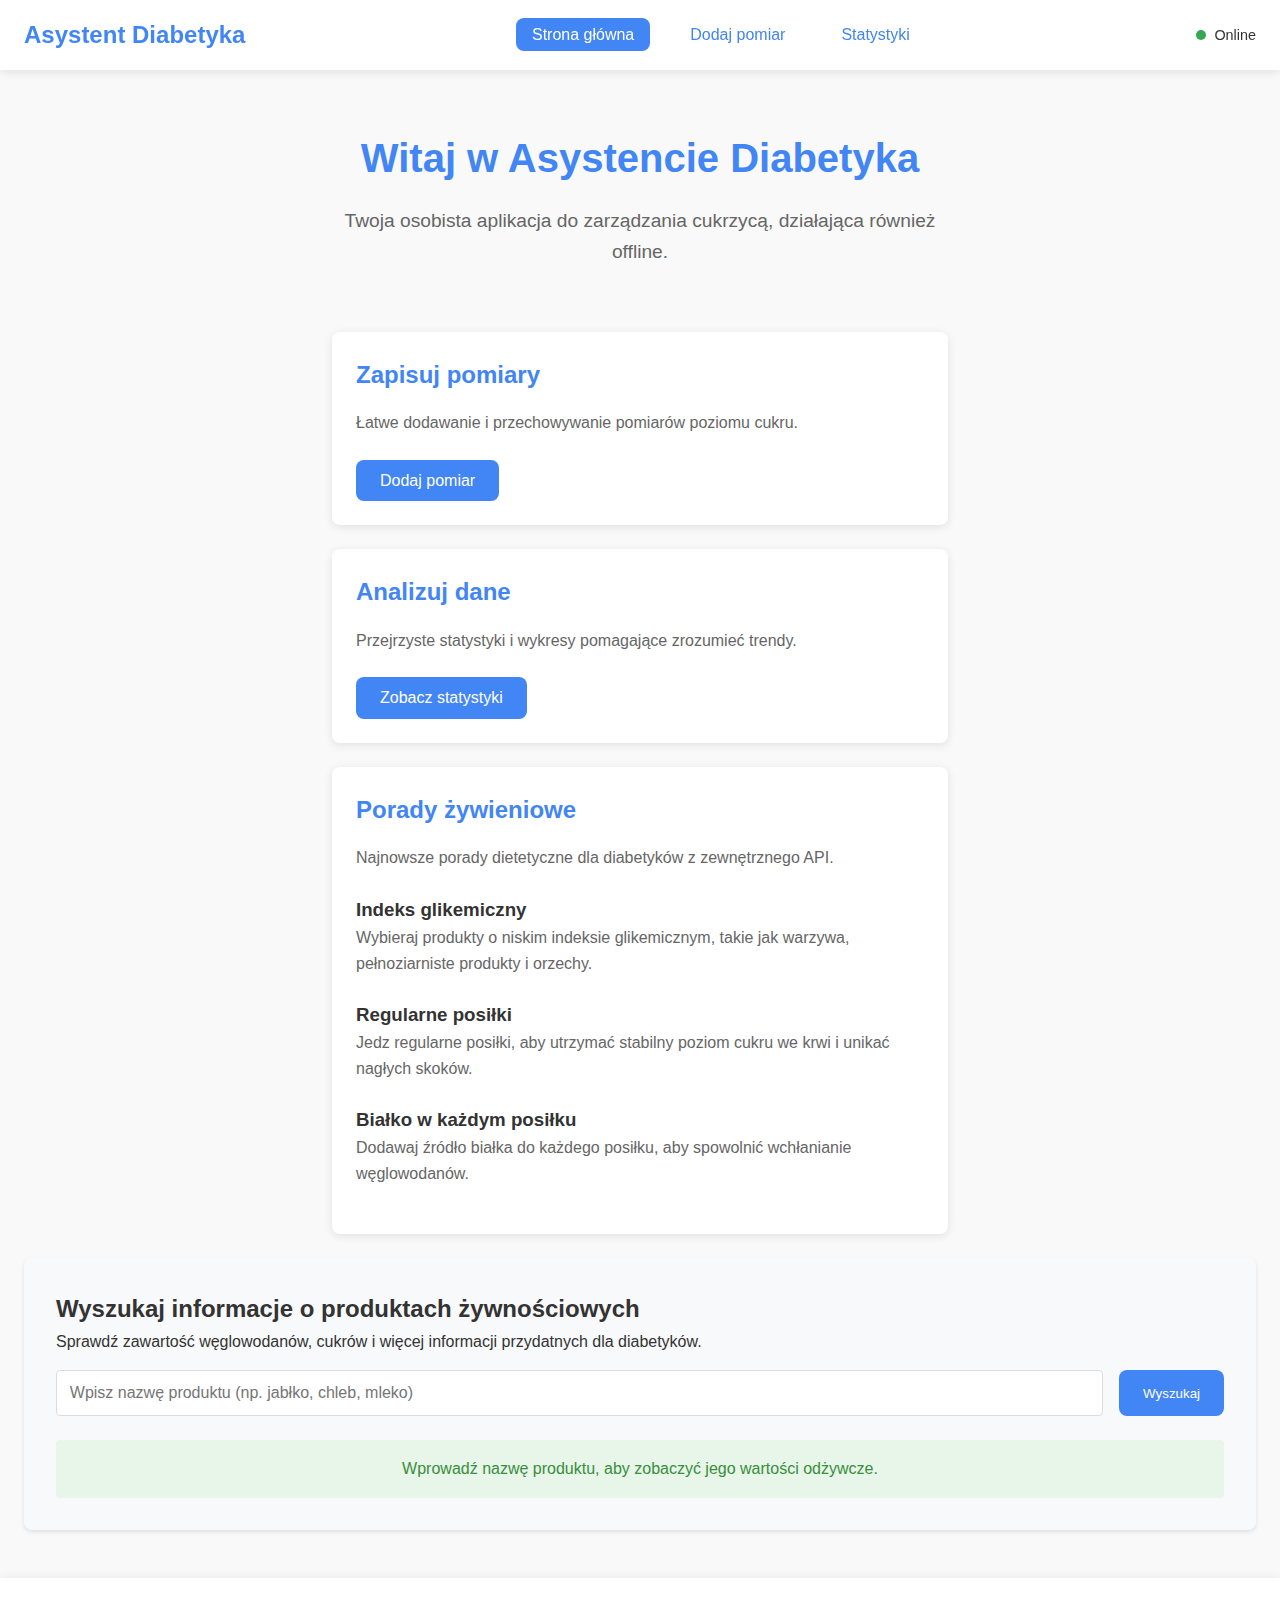
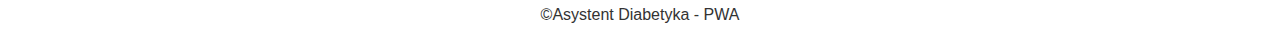
<file: index.html>
<!DOCTYPE html>
<html lang="pl">
<head>
    <meta charset="UTF-8">
    <meta name="viewport" content="width=device-width, initial-scale=1.0">
    <meta name="theme-color" content="#4285f4">
    <meta name="description" content="Asystent Diabetyka - Aplikacja PWA do zarządzania cukrzycą">
    <title>Asystent Diabetyka</title>
    <link rel="stylesheet" href="css/style.css">
    <link rel="manifest" href="manifest.json">
    <link rel="icon" href="images/favicon.ico">
    <link rel="apple-touch-icon" href="images/icons/icon-192x192.png">
</head>
<body>
    <header>
        <nav>
            <div class="logo">Asystent Diabetyka</div>
            <ul class="nav-links">
                <li><a href="index.html" class="active">Strona główna</a></li>
                <li><a href="pomiary.html">Dodaj pomiar</a></li>
                <li><a href="statystyki.html">Statystyki</a></li>
            </ul>
            <div class="connection-status">
                <span id="status-indicator"></span>
                <span id="status-text">Online</span>
            </div>
        </nav>
    </header>

    <main>
        <section class="hero">
            <h1>Witaj w Asystencie Diabetyka</h1>
            <p>Twoja osobista aplikacja do zarządzania cukrzycą, działająca również offline.</p>
        </section>

        <section class="features">
            <div class="feature-card">
                <h2>Zapisuj pomiary</h2>
                <p>Łatwe dodawanie i przechowywanie pomiarów poziomu cukru.</p>
                <a href="pomiary.html" class="btn">Dodaj pomiar</a>
            </div>
            <div class="feature-card">
                <h2>Analizuj dane</h2>
                <p>Przejrzyste statystyki i wykresy pomagające zrozumieć trendy.</p>
                <a href="statystyki.html" class="btn">Zobacz statystyki</a>
            </div>
            <div class="feature-card">
                <h2>Porady żywieniowe</h2>
                <p>Najnowsze porady dietetyczne dla diabetyków z zewnętrznego API.</p>
                <div id="nutrition-tips">
                    <p class="loading">Ładowanie porad...</p>
                </div>
            </div>
        </section>

        <section class="nutrition-search-section">
            <h2>Wyszukaj informacje o produktach żywnościowych</h2>
            <p>Sprawdź zawartość węglowodanów, cukrów i więcej informacji przydatnych dla diabetyków.</p>
            
            <div id="nutrition-search">
                <form>
                    <input type="text" placeholder="Wpisz nazwę produktu (np. jabłko, chleb, mleko)" required>
                    <button type="submit" class="btn">Wyszukaj</button>
                </form>
            </div>
            
            <div id="nutrition-results">
                <p class="info">Wprowadź nazwę produktu, aby zobaczyć jego wartości odżywcze.</p>
            </div>
        </section>
    </main>

    <footer>
        <p>&copy;Asystent Diabetyka - PWA</p>
    </footer>

    <div class="install-prompt" id="install-prompt">
        <p>Zainstaluj aplikację na swoim urządzeniu</p>
        <button id="install-btn" class="btn">Instaluj</button>
        <button id="close-prompt" class="btn-secondary">Nie teraz</button>
    </div>

    <script src="js/app.js"></script>
    <script src="js/db.js"></script>
    <script src="js/api.js"></script>
    <script>
        // Rejestracja Service Workera
        if ('serviceWorker' in navigator) {
            window.addEventListener('load', () => {
                navigator.serviceWorker.register('/sw.js')
                    .then(reg => console.log('Service Worker zarejestrowany', reg))
                    .catch(err => console.error('Błąd rejestracji Service Workera:', err));
            });
        }
    </script>
</body>
</html>
</file>
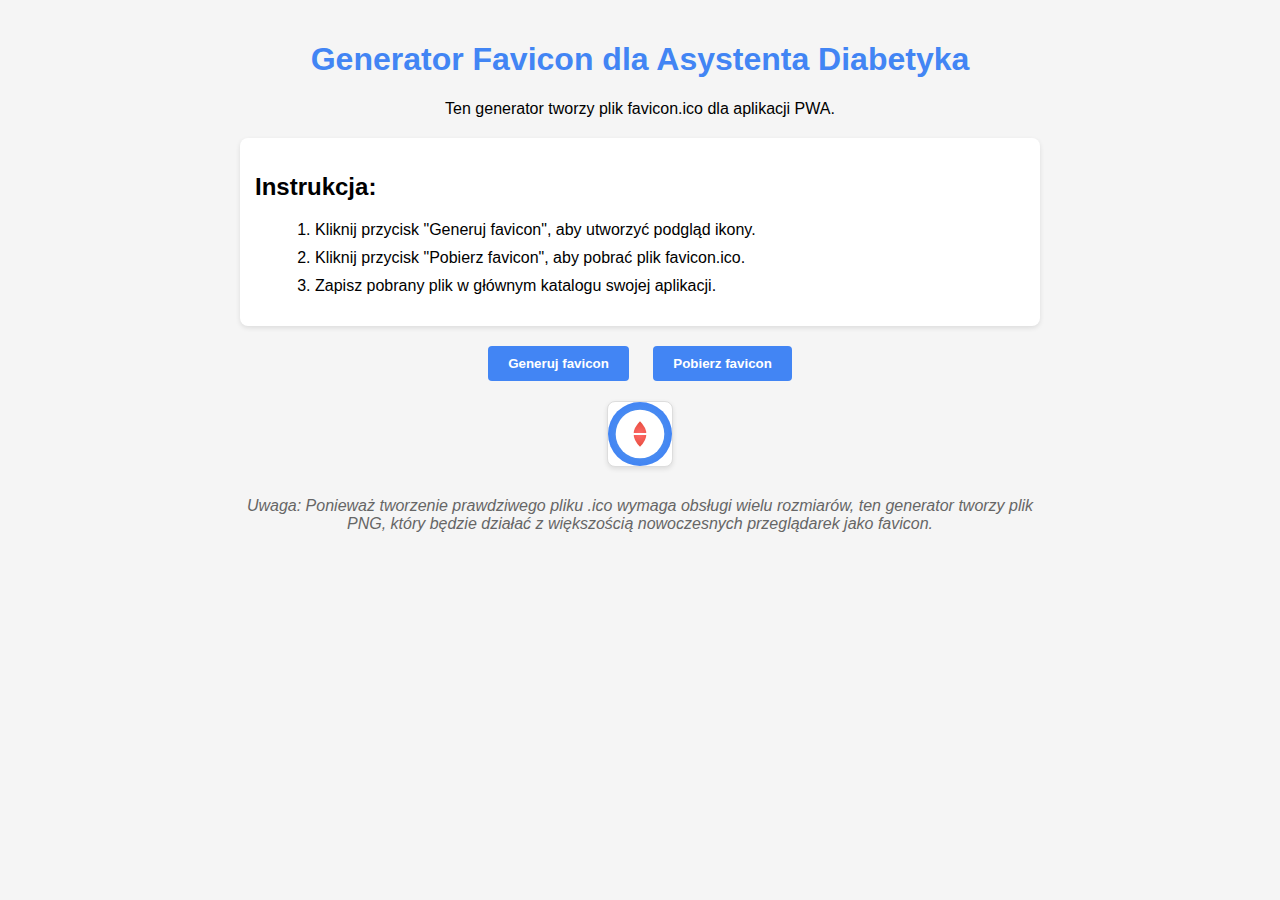
<file: favicon-generator.html>
<!DOCTYPE html>
<html lang="pl">
<head>
    <meta charset="UTF-8">
    <meta name="viewport" content="width=device-width, initial-scale=1.0">
    <title>Generator Favicon dla Asystenta Diabetyka</title>
    <style>
        body {
            font-family: Arial, sans-serif;
            max-width: 800px;
            margin: 0 auto;
            padding: 20px;
            text-align: center;
            background-color: #f5f5f5;
        }
        
        h1 {
            color: #4285f4;
        }
        
        .canvas-container {
            display: flex;
            justify-content: center;
            margin: 20px 0;
        }
        
        canvas {
            border: 1px solid #ddd;
            margin-bottom: 10px;
            background-color: white;
            box-shadow: 0 2px 5px rgba(0,0,0,0.1);
            border-radius: 8px;
        }
        
        .buttons {
            margin: 20px 0;
        }
        
        button {
            padding: 10px 20px;
            margin: 0 10px;
            background-color: #4285f4;
            color: white;
            border: none;
            border-radius: 4px;
            cursor: pointer;
            font-weight: bold;
            transition: background-color 0.3s;
        }
        
        button:hover {
            background-color: #3367d6;
        }
        
        .instructions {
            background-color: #fff;
            padding: 15px;
            border-radius: 8px;
            margin: 20px 0;
            text-align: left;
            box-shadow: 0 2px 5px rgba(0,0,0,0.1);
        }
        
        .instructions ol {
            margin-left: 20px;
        }
        
        .instructions li {
            margin-bottom: 10px;
        }
        
        .note {
            font-style: italic;
            margin-top: 20px;
            color: #666;
        }
    </style>
</head>
<body>
    <h1>Generator Favicon dla Asystenta Diabetyka</h1>
    <p>Ten generator tworzy plik favicon.ico dla aplikacji PWA.</p>
    
    <div class="instructions">
        <h2>Instrukcja:</h2>
        <ol>
            <li>Kliknij przycisk "Generuj favicon", aby utworzyć podgląd ikony.</li>
            <li>Kliknij przycisk "Pobierz favicon", aby pobrać plik favicon.ico.</li>
            <li>Zapisz pobrany plik w głównym katalogu swojej aplikacji.</li>
        </ol>
    </div>
    
    <div class="buttons">
        <button id="generate-btn">Generuj favicon</button>
        <button id="download-btn">Pobierz favicon</button>
    </div>
    
    <div class="canvas-container">
        <canvas id="favicon-canvas" width="64" height="64"></canvas>
    </div>
    
    <p class="note">Uwaga: Ponieważ tworzenie prawdziwego pliku .ico wymaga obsługi wielu rozmiarów, ten generator tworzy plik PNG, który będzie działać z większością nowoczesnych przeglądarek jako favicon.</p>
    
    <script>
        const canvas = document.getElementById('favicon-canvas');
        const generateBtn = document.getElementById('generate-btn');
        const downloadBtn = document.getElementById('download-btn');
        
        // Funkcja rysująca favicon
        function drawFavicon() {
            const ctx = canvas.getContext('2d');
            const size = canvas.width;
            
            // Wyczyść canvas
            ctx.clearRect(0, 0, size, size);
            
            // Tło - gradientowe koło
            const gradient = ctx.createRadialGradient(
                size/2, size/2, 0,
                size/2, size/2, size/2
            );
            gradient.addColorStop(0, '#5c9ce6');
            gradient.addColorStop(1, '#4285f4');
            
            ctx.fillStyle = gradient;
            ctx.beginPath();
            ctx.arc(size/2, size/2, size/2, 0, Math.PI * 2);
            ctx.fill();
            
            // Biały okrąg wewnętrzny
            ctx.fillStyle = 'white';
            ctx.beginPath();
            ctx.arc(size/2, size/2, size * 0.38, 0, Math.PI * 2);
            ctx.fill();
            
            // Symbol glukometru (kształt kropli)
            const dropGradient = ctx.createRadialGradient(
                size/2, size * 0.5, 0,
                size/2, size * 0.5, size * 0.2
            );
            dropGradient.addColorStop(0, '#ff6b6b');
            dropGradient.addColorStop(1, '#e74c3c');
            
            ctx.fillStyle = dropGradient;
            ctx.beginPath();
            ctx.moveTo(size/2, size * 0.3);
            ctx.quadraticCurveTo(size * 0.7, size * 0.5, size/2, size * 0.7);
            ctx.quadraticCurveTo(size * 0.3, size * 0.5, size/2, size * 0.3);
            ctx.fill();
            
            // Kreska na glukometrze
            const lineWidth = Math.max(2, size * 0.02);
            ctx.strokeStyle = 'white';
            ctx.lineWidth = lineWidth;
            ctx.lineCap = 'round';
            ctx.beginPath();
            ctx.moveTo(size/2 - size * 0.1, size * 0.5);
            ctx.lineTo(size/2 + size * 0.1, size * 0.5);
            ctx.stroke();
        }
        
        // Funkcja do pobierania favicon
        function downloadFavicon() {
            const link = document.createElement('a');
            link.download = 'favicon.ico';
            link.href = canvas.toDataURL('image/png');
            link.click();
        }
        
        // Obsługa przycisku generowania
        generateBtn.addEventListener('click', drawFavicon);
        
        // Obsługa przycisku pobierania
        downloadBtn.addEventListener('click', downloadFavicon);
        
        // Automatycznie generuj favicon po załadowaniu strony
        window.addEventListener('load', drawFavicon);
    </script>
</body>
</html>
</file>
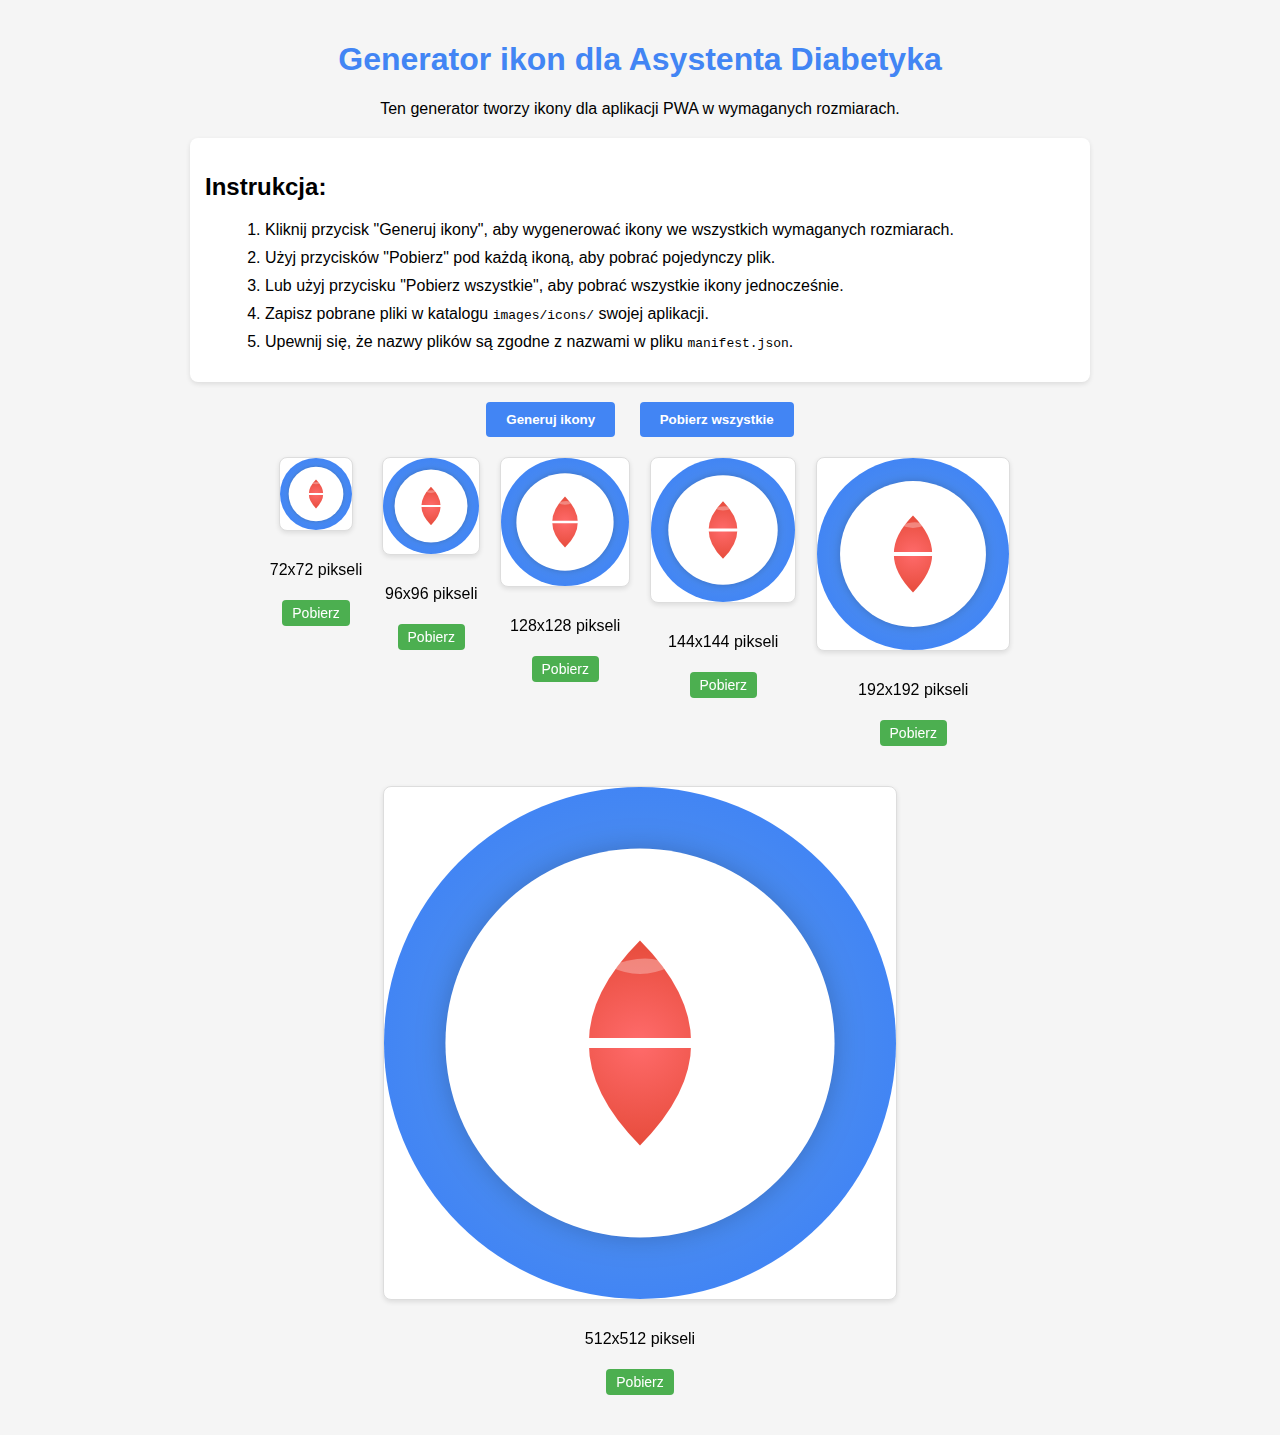
<file: icon-generator.html>
<!DOCTYPE html>
<html lang="pl">
<head>
    <meta charset="UTF-8">
    <meta name="viewport" content="width=device-width, initial-scale=1.0">
    <title>Generator ikon dla Asystenta Diabetyka</title>
    <style>
        body {
            font-family: Arial, sans-serif;
            max-width: 900px;
            margin: 0 auto;
            padding: 20px;
            text-align: center;
            background-color: #f5f5f5;
        }
        
        h1 {
            color: #4285f4;
        }
        
        .canvas-container {
            display: flex;
            flex-wrap: wrap;
            justify-content: center;
            gap: 20px;
            margin-top: 20px;
        }
        
        canvas {
            border: 1px solid #ddd;
            margin-bottom: 10px;
            background-color: white;
            box-shadow: 0 2px 5px rgba(0,0,0,0.1);
            border-radius: 8px;
        }
        
        .icon-item {
            text-align: center;
            margin-bottom: 20px;
        }
        
        .buttons {
            margin: 20px 0;
        }
        
        button {
            padding: 10px 20px;
            margin: 0 10px;
            background-color: #4285f4;
            color: white;
            border: none;
            border-radius: 4px;
            cursor: pointer;
            font-weight: bold;
            transition: background-color 0.3s;
        }
        
        button:hover {
            background-color: #3367d6;
        }
        
        .download-link {
            display: inline-block;
            margin-top: 5px;
            padding: 5px 10px;
            background-color: #4caf50;
            color: white;
            text-decoration: none;
            border-radius: 4px;
            font-size: 14px;
        }
        
        .instructions {
            background-color: #fff;
            padding: 15px;
            border-radius: 8px;
            margin: 20px 0;
            text-align: left;
            box-shadow: 0 2px 5px rgba(0,0,0,0.1);
        }
        
        .instructions ol {
            margin-left: 20px;
        }
        
        .instructions li {
            margin-bottom: 10px;
        }
    </style>
</head>
<body>
    <h1>Generator ikon dla Asystenta Diabetyka</h1>
    <p>Ten generator tworzy ikony dla aplikacji PWA w wymaganych rozmiarach.</p>
    
    <div class="instructions">
        <h2>Instrukcja:</h2>
        <ol>
            <li>Kliknij przycisk "Generuj ikony", aby wygenerować ikony we wszystkich wymaganych rozmiarach.</li>
            <li>Użyj przycisków "Pobierz" pod każdą ikoną, aby pobrać pojedynczy plik.</li>
            <li>Lub użyj przycisku "Pobierz wszystkie", aby pobrać wszystkie ikony jednocześnie.</li>
            <li>Zapisz pobrane pliki w katalogu <code>images/icons/</code> swojej aplikacji.</li>
            <li>Upewnij się, że nazwy plików są zgodne z nazwami w pliku <code>manifest.json</code>.</li>
        </ol>
    </div>
    
    <div class="buttons">
        <button id="generate-btn">Generuj ikony</button>
        <button id="download-btn">Pobierz wszystkie</button>
    </div>
    
    <div class="canvas-container" id="canvas-container"></div>
    
    <script>
        // Rozmiary ikon wymagane przez manifest PWA
        const sizes = [72, 96, 128, 144, 192, 512];
        const canvasContainer = document.getElementById('canvas-container');
        const generateBtn = document.getElementById('generate-btn');
        const downloadBtn = document.getElementById('download-btn');
        
        // Funkcja do tworzenia płótna (canvas) o określonym rozmiarze
        function createCanvas(size) {
            const div = document.createElement('div');
            div.className = 'icon-item';
            
            const canvas = document.createElement('canvas');
            canvas.width = size;
            canvas.height = size;
            canvas.id = `canvas-${size}`;
            
            const label = document.createElement('p');
            label.textContent = `${size}x${size} pikseli`;
            
            const downloadLink = document.createElement('a');
            downloadLink.className = 'download-link';
            downloadLink.textContent = 'Pobierz';
            downloadLink.href = '#';
            downloadLink.onclick = (e) => {
                e.preventDefault();
                downloadIcon(canvas, size);
            };
            
            div.appendChild(canvas);
            div.appendChild(label);
            div.appendChild(downloadLink);
            canvasContainer.appendChild(div);
            
            return canvas;
        }
        
        // Funkcja rysująca ikonę na płótnie
        function drawIcon(canvas) {
            const ctx = canvas.getContext('2d');
            const size = canvas.width;
            
            // Wyczyść canvas
            ctx.clearRect(0, 0, size, size);
            
            // Tło - gradientowe koło
            const gradient = ctx.createRadialGradient(
                size/2, size/2, 0,
                size/2, size/2, size/2
            );
            gradient.addColorStop(0, '#5c9ce6');
            gradient.addColorStop(1, '#4285f4');
            
            ctx.fillStyle = gradient;
            ctx.beginPath();
            ctx.arc(size/2, size/2, size/2, 0, Math.PI * 2);
            ctx.fill();
            
            // Biały okrąg wewnętrzny z lekkim cieniem
            ctx.shadowColor = 'rgba(0, 0, 0, 0.2)';
            ctx.shadowBlur = size * 0.05;
            ctx.fillStyle = 'white';
            ctx.beginPath();
            ctx.arc(size/2, size/2, size * 0.38, 0, Math.PI * 2);
            ctx.fill();
            ctx.shadowBlur = 0;
            
            // Symbol glukometru (kształt kropli)
            const dropGradient = ctx.createRadialGradient(
                size/2, size * 0.5, 0,
                size/2, size * 0.5, size * 0.2
            );
            dropGradient.addColorStop(0, '#ff6b6b');
            dropGradient.addColorStop(1, '#e74c3c');
            
            ctx.fillStyle = dropGradient;
            ctx.beginPath();
            ctx.moveTo(size/2, size * 0.3);
            ctx.quadraticCurveTo(size * 0.7, size * 0.5, size/2, size * 0.7);
            ctx.quadraticCurveTo(size * 0.3, size * 0.5, size/2, size * 0.3);
            ctx.fill();
            
            // Dodaj lekki efekt błysku/połysku
            ctx.fillStyle = 'rgba(255, 255, 255, 0.3)';
            ctx.beginPath();
            ctx.moveTo(size/2 - size * 0.06, size * 0.35);
            ctx.quadraticCurveTo(size/2, size * 0.38, size/2 + size * 0.06, size * 0.35);
            ctx.quadraticCurveTo(size/2 + size * 0.02, size * 0.32, size/2 - size * 0.06, size * 0.35);
            ctx.fill();
            
            // Kreska na glukometrze
            const lineWidth = Math.max(2, size * 0.02);
            ctx.strokeStyle = 'white';
            ctx.lineWidth = lineWidth;
            ctx.lineCap = 'round';
            ctx.beginPath();
            ctx.moveTo(size/2 - size * 0.1, size * 0.5);
            ctx.lineTo(size/2 + size * 0.1, size * 0.5);
            ctx.stroke();
        }
        
        // Funkcja do pobierania ikony
        function downloadIcon(canvas, size) {
            const link = document.createElement('a');
            link.download = `icon-${size}x${size}.png`;
            link.href = canvas.toDataURL('image/png');
            link.click();
        }
        
        // Obsługa przycisku generowania
        generateBtn.addEventListener('click', () => {
            canvasContainer.innerHTML = '';
            
            sizes.forEach(size => {
                const canvas = createCanvas(size);
                drawIcon(canvas);
            });
        });
        
        // Obsługa przycisku pobierania wszystkich
        downloadBtn.addEventListener('click', () => {
            sizes.forEach(size => {
                const canvas = document.getElementById(`canvas-${size}`);
                if (canvas) {
                    downloadIcon(canvas, size);
                }
            });
        });
        
        // Automatycznie generuj ikony po załadowaniu strony
        window.addEventListener('load', () => {
            generateBtn.click();
        });
    </script>
</body>
</html>
</file>
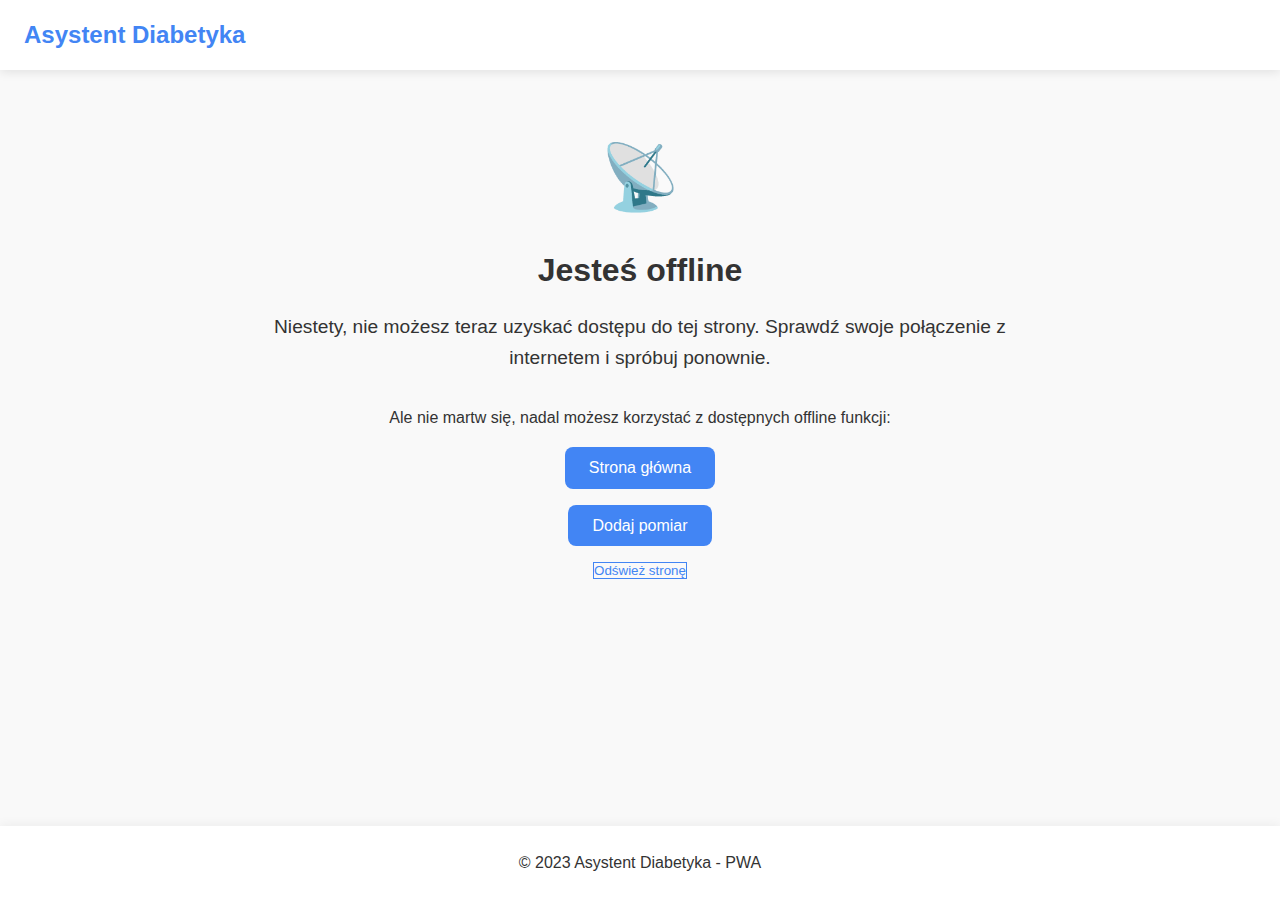
<file: offline.html>
<!DOCTYPE html>
<html lang="pl">
<head>
    <meta charset="UTF-8">
    <meta name="viewport" content="width=device-width, initial-scale=1.0">
    <meta name="theme-color" content="#4285f4">
    <title>Offline - Asystent Diabetyka</title>
    <link rel="stylesheet" href="css/style.css">
    <link rel="manifest" href="manifest.json">
    <link rel="icon" href="images/favicon.ico">
    <style>
        .offline-container {
            text-align: center;
            padding: 2rem;
            max-width: 800px;
            margin: 0 auto;
        }
        .offline-icon {
            font-size: 4rem;
            margin-bottom: 1rem;
        }
        .offline-title {
            font-size: 2rem;
            margin-bottom: 1rem;
        }
        .offline-message {
            font-size: 1.2rem;
            margin-bottom: 2rem;
        }
        .offline-actions {
            display: flex;
            flex-direction: column;
            gap: 1rem;
            align-items: center;
        }
    </style>
</head>
<body>
    <header>
        <nav>
            <div class="logo">Asystent Diabetyka</div>
        </nav>
    </header>

    <main>
        <div class="offline-container">
            <div class="offline-icon">📡</div>
            <h1 class="offline-title">Jesteś offline</h1>
            <p class="offline-message">
                Niestety, nie możesz teraz uzyskać dostępu do tej strony. Sprawdź swoje połączenie z internetem i spróbuj ponownie.
            </p>
            <div class="offline-actions">
                <p>Ale nie martw się, nadal możesz korzystać z dostępnych offline funkcji:</p>
                <a href="index.html" class="btn">Strona główna</a>
                <a href="pomiary.html" class="btn">Dodaj pomiar</a>
                <button class="btn-secondary" id="refresh-btn">Odśwież stronę</button>
            </div>
        </div>
    </main>

    <footer>
        <p>&copy; 2023 Asystent Diabetyka - PWA</p>
    </footer>

    <script>
        // Funkcja do odświeżania strony
        document.getElementById('refresh-btn').addEventListener('click', () => {
            window.location.reload();
        });

        // Nasłuchiwanie na połączenie online
        window.addEventListener('online', () => {
            // Przekieruj do strony głównej, gdy użytkownik będzie online
            window.location.href = 'index.html';
        });
    </script>
</body>
</html>
</file>
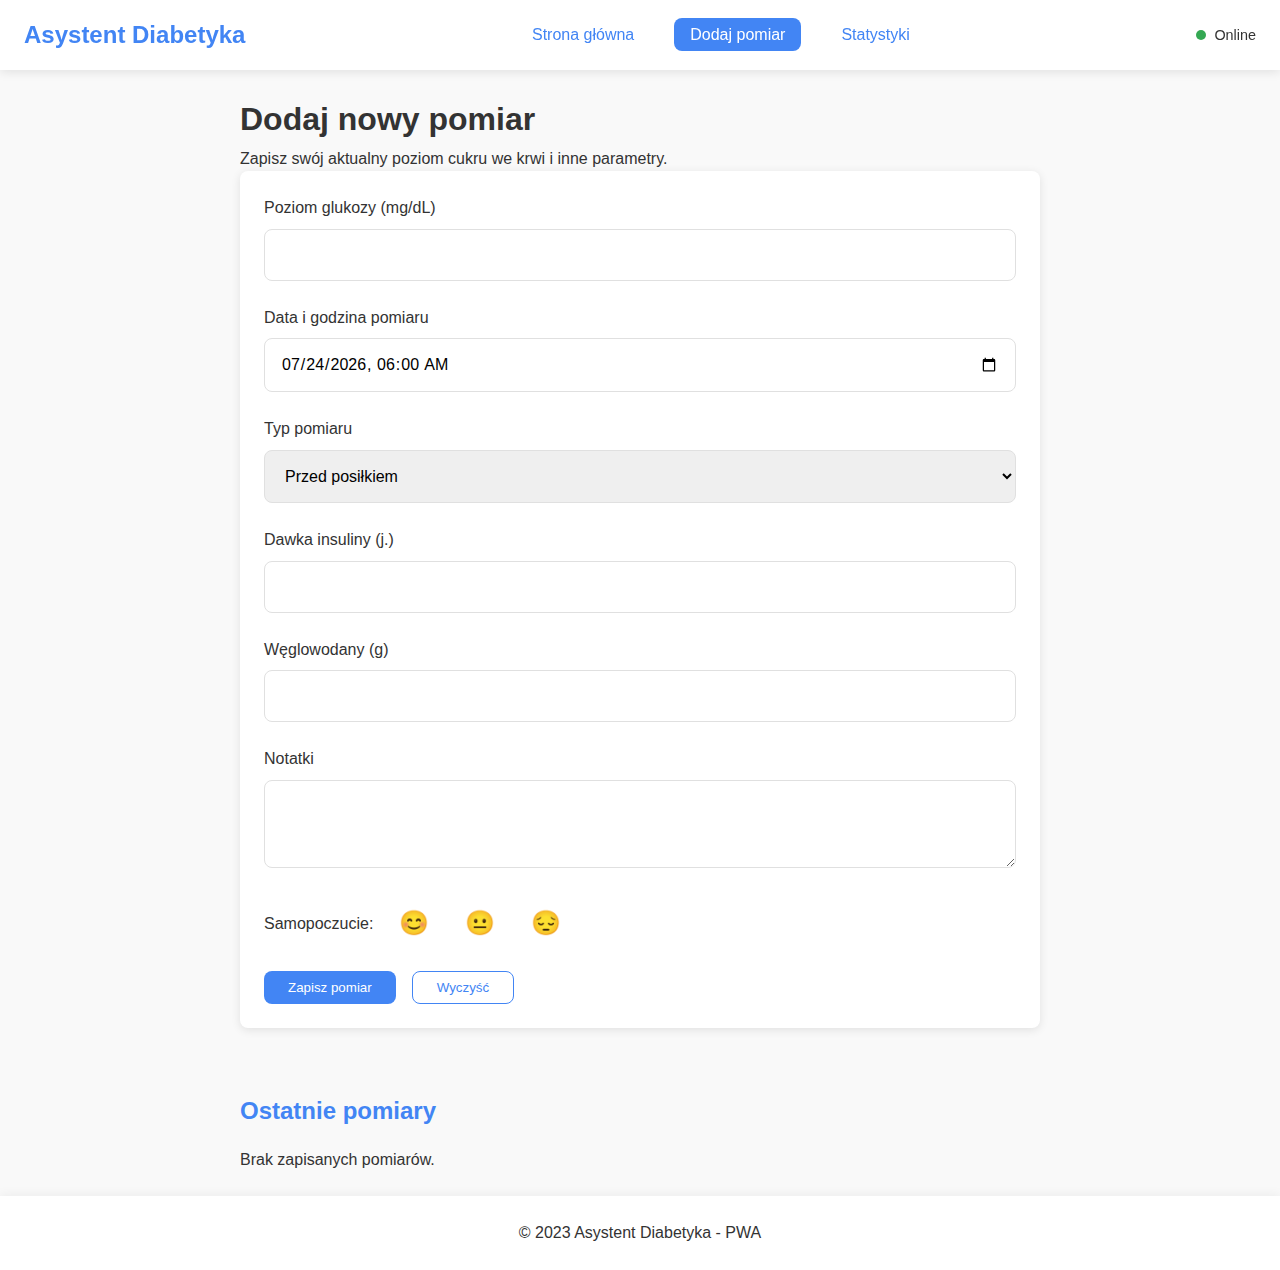
<file: pomiary.html>
<!DOCTYPE html>
<html lang="pl">
<head>
    <meta charset="UTF-8">
    <meta name="viewport" content="width=device-width, initial-scale=1.0">
    <meta name="theme-color" content="#4285f4">
    <meta name="description" content="Dodaj nowy pomiar cukru - Asystent Diabetyka">
    <title>Dodaj pomiar - Asystent Diabetyka</title>
    <link rel="stylesheet" href="css/style.css">
    <link rel="manifest" href="manifest.json">
    <link rel="icon" href="images/favicon.ico">
    <link rel="apple-touch-icon" href="images/icons/icon-192x192.png">
</head>
<body>
    <header>
        <nav>
            <div class="logo">Asystent Diabetyka</div>
            <ul class="nav-links">
                <li><a href="index.html">Strona główna</a></li>
                <li><a href="pomiary.html" class="active">Dodaj pomiar</a></li>
                <li><a href="statystyki.html">Statystyki</a></li>
            </ul>
            <div class="connection-status">
                <span id="status-indicator"></span>
                <span id="status-text">Online</span>
            </div>
        </nav>
    </header>

    <main>
        <section class="form-section">
            <h1>Dodaj nowy pomiar</h1>
            <p>Zapisz swój aktualny poziom cukru we krwi i inne parametry.</p>
            
            <form id="measurement-form" class="measurement-form">
                <div class="form-group">
                    <label for="glucose-level">Poziom glukozy (mg/dL)</label>
                    <input type="number" id="glucose-level" name="glucose" min="20" max="600" required>
                </div>
                
                <div class="form-group">
                    <label for="measurement-time">Data i godzina pomiaru</label>
                    <input type="datetime-local" id="measurement-time" name="measurementTime" required>
                </div>
                
                <div class="form-group">
                    <label for="measurement-type">Typ pomiaru</label>
                    <select id="measurement-type" name="measurementType">
                        <option value="beforeMeal">Przed posiłkiem</option>
                        <option value="afterMeal">Po posiłku</option>
                        <option value="fasting">Na czczo</option>
                        <option value="beforeSleep">Przed snem</option>
                        <option value="night">W nocy</option>
                    </select>
                </div>
                
                <div class="form-group">
                    <label for="insulin-dose">Dawka insuliny (j.)</label>
                    <input type="number" id="insulin-dose" name="insulinDose" min="0" max="100" step="0.5">
                </div>
                
                <div class="form-group">
                    <label for="carbs">Węglowodany (g)</label>
                    <input type="number" id="carbs" name="carbs" min="0" max="500">
                </div>
                
                <div class="form-group">
                    <label for="notes">Notatki</label>
                    <textarea id="notes" name="notes" rows="3"></textarea>
                </div>
                
                <div class="form-group-inline">
                    <label>Samopoczucie:</label>
                    <div class="mood-selection">
                        <button type="button" class="mood-btn" data-mood="good">😊</button>
                        <button type="button" class="mood-btn" data-mood="neutral">😐</button>
                        <button type="button" class="mood-btn" data-mood="bad">😔</button>
                    </div>
                    <input type="hidden" id="mood" name="mood" value="">
                </div>
                
                <div class="form-actions">
                    <button type="submit" class="btn btn-primary">Zapisz pomiar</button>
                    <button type="reset" class="btn btn-secondary">Wyczyść</button>
                </div>
            </form>
            
            <div id="submission-status" class="submission-status"></div>
            
            <div class="recent-measurements">
                <h2>Ostatnie pomiary</h2>
                <div id="recent-measurements-list" class="recent-measurements-list">
                    <p class="loading">Ładowanie ostatnich pomiarów...</p>
                </div>
            </div>
        </section>
    </main>

    <footer>
        <p>&copy; 2023 Asystent Diabetyka - PWA</p>
    </footer>

    <script src="js/app.js"></script>
    <script src="js/db.js"></script>
    <script>
        // Ustawienie domyślnej daty i godziny
        document.addEventListener('DOMContentLoaded', () => {
            const now = new Date();
            const year = now.getFullYear();
            const month = String(now.getMonth() + 1).padStart(2, '0');
            const day = String(now.getDate()).padStart(2, '0');
            const hours = String(now.getHours()).padStart(2, '0');
            const minutes = String(now.getMinutes()).padStart(2, '0');
            
            const dateTimeLocal = `${year}-${month}-${day}T${hours}:${minutes}`;
            document.getElementById('measurement-time').value = dateTimeLocal;
            
            // Obsługa przycisków nastroju
            const moodButtons = document.querySelectorAll('.mood-btn');
            const moodInput = document.getElementById('mood');
            
            moodButtons.forEach(button => {
                button.addEventListener('click', () => {
                    // Usuń aktywną klasę ze wszystkich przycisków
                    moodButtons.forEach(btn => btn.classList.remove('active'));
                    
                    // Dodaj aktywną klasę do klikniętego przycisku
                    button.classList.add('active');
                    
                    // Ustaw wartość ukrytego pola
                    moodInput.value = button.dataset.mood;
                });
            });
            
            // Obsługa formularza
            const form = document.getElementById('measurement-form');
            const statusElement = document.getElementById('submission-status');
            
            form.addEventListener('submit', async (e) => {
                e.preventDefault();
                
                // Zbierz dane z formularza
                const formData = new FormData(form);
                const measurementData = {
                    glucose: parseInt(formData.get('glucose')),
                    date: formData.get('measurementTime'),
                    type: formData.get('measurementType'),
                    insulinDose: formData.get('insulinDose') ? parseFloat(formData.get('insulinDose')) : null,
                    carbs: formData.get('carbs') ? parseInt(formData.get('carbs')) : null,
                    notes: formData.get('notes'),
                    mood: formData.get('mood'),
                    synced: 0 // 0 - niesynchronizowany, 1 - zsynchronizowany
                };
                
                try {
                    // Zapisz dane w IndexedDB używając funkcji z modułu db.js
                    await addMeasurement(measurementData);
                    
                    // Wyświetl status
                    statusElement.innerHTML = '<div class="success">Pomiar został zapisany!</div>';
                    statusElement.classList.add('show');
                    
                    // Resetuj formularz
                    form.reset();
                    
                    // Ustaw ponownie domyślną datę
                    document.getElementById('measurement-time').value = dateTimeLocal;
                    
                    // Odśwież listę ostatnich pomiarów
                    loadRecentMeasurements();
                    
                    // Spróbuj zsynchronizować dane z serwerem
                    if ('serviceWorker' in navigator && 'SyncManager' in window) {
                        const registration = await navigator.serviceWorker.ready;
                        try {
                            await registration.sync.register('sync-measurements');
                            console.log('Zarejestrowano synchronizację w tle');
                        } catch (err) {
                            console.error('Nie udało się zarejestrować synchronizacji:', err);
                        }
                    } else {
                        console.log('Synchronizacja w tle nie jest obsługiwana');
                    }
                    
                    // Ukryj status po 3 sekundach
                    setTimeout(() => {
                        statusElement.classList.remove('show');
                    }, 3000);
                } catch (error) {
                    console.error('Błąd podczas zapisywania pomiaru:', error);
                    statusElement.innerHTML = '<div class="error">Wystąpił błąd podczas zapisywania pomiaru!</div>';
                    statusElement.classList.add('show');
                }
            });
            
            // Załaduj ostatnie pomiary
            loadRecentMeasurements();
        });
        
        // Funkcja do ładowania ostatnich pomiarów
        async function loadRecentMeasurements() {
            const recentMeasurementsList = document.getElementById('recent-measurements-list');
            recentMeasurementsList.innerHTML = '<p class="loading">Ładowanie ostatnich pomiarów...</p>';
            
            try {
                // Użyj funkcji getAllMeasurements z modułu db.js
                const measurements = await getAllMeasurements();
                
                // Sortuj pomiary według daty (od najnowszych)
                measurements.sort((a, b) => new Date(b.date) - new Date(a.date));
                
                // Weź tylko 5 ostatnich pomiarów
                const recentMeasurements = measurements.slice(0, 5);
                
                if (recentMeasurements.length === 0) {
                    recentMeasurementsList.innerHTML = '<p>Brak zapisanych pomiarów.</p>';
                    return;
                }
                
                // Format daty
                const formatDate = (dateString) => {
                    const date = new Date(dateString);
                    return date.toLocaleString('pl-PL', {
                        day: '2-digit',
                        month: '2-digit',
                        year: 'numeric',
                        hour: '2-digit',
                        minute: '2-digit'
                    });
                };
                
                // Utwórz listę ostatnich pomiarów
                let html = '<ul>';
                recentMeasurements.forEach(m => {
                    const glucoseClass = m.glucose > 180 ? 'high' : 
                                         m.glucose < 70 ? 'low' : 'normal';
                    
                    html += `
                    <li class="measurement-item">
                        <div class="measurement-header">
                            <span class="measurement-time">${formatDate(m.date)}</span>
                            <span class="measurement-type">${getTypeName(m.type)}</span>
                        </div>
                        <div class="measurement-value">
                            <span class="glucose ${glucoseClass}">${m.glucose} mg/dL</span>
                        </div>
                        <div class="measurement-details">
                            ${m.insulinDose ? `<span>Insulina: ${m.insulinDose} j.</span>` : ''}
                            ${m.carbs ? `<span>Węglowodany: ${m.carbs} g</span>` : ''}
                        </div>
                    </li>
                    `;
                });
                html += '</ul>';
                
                recentMeasurementsList.innerHTML = html;
            } catch (error) {
                console.error('Błąd podczas ładowania pomiarów:', error);
                recentMeasurementsList.innerHTML = '<p class="error">Nie udało się załadować pomiarów.</p>';
            }
        }
        
        // Funkcja pomocnicza do mapowania typów pomiarów
        function getTypeName(type) {
            const types = {
                'beforeMeal': 'Przed posiłkiem',
                'afterMeal': 'Po posiłku',
                'fasting': 'Na czczo',
                'beforeSleep': 'Przed snem',
                'night': 'W nocy'
            };
            
            return types[type] || type;
        }
    </script>
</body>
</html>
</file>
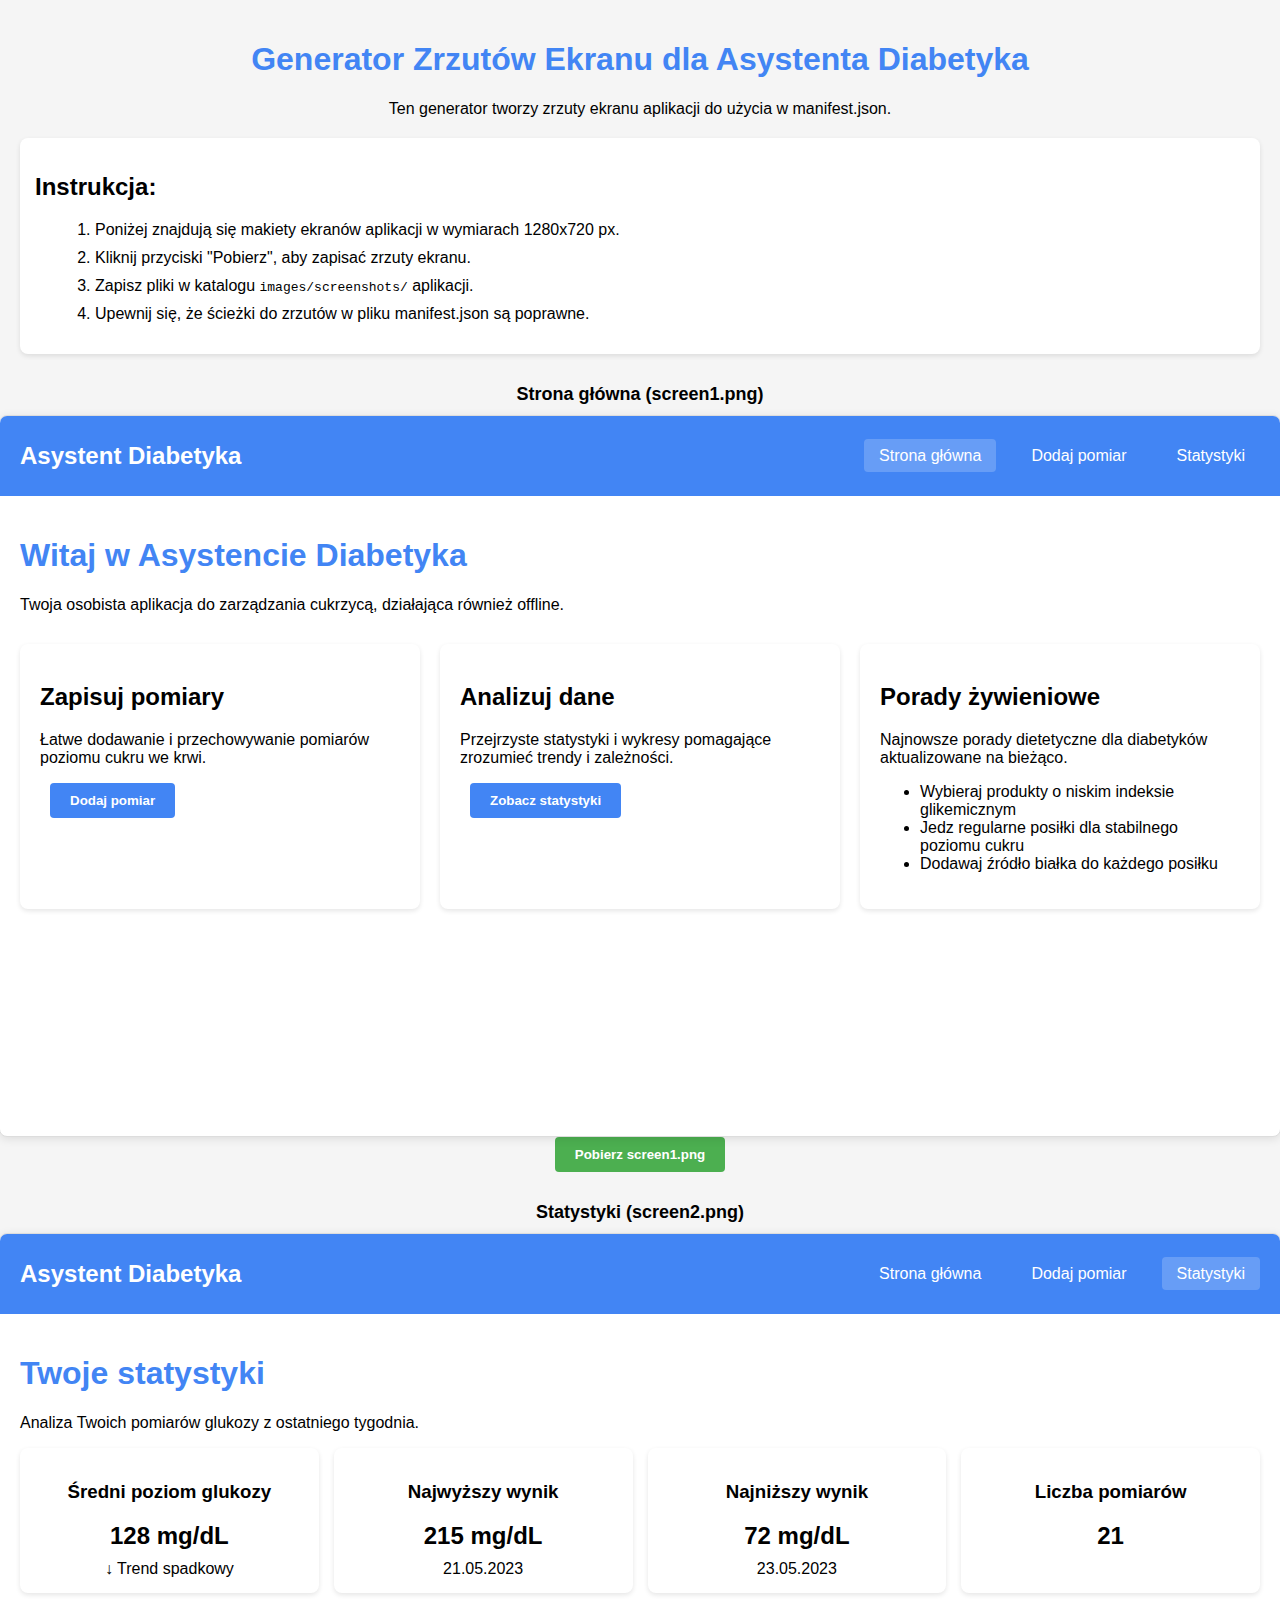
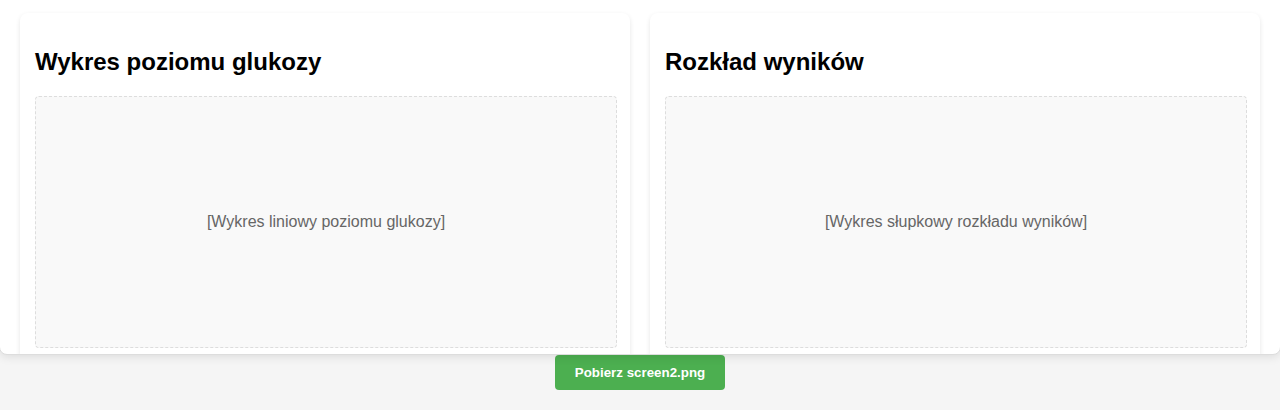
<file: screenshot-generator.html>
<!DOCTYPE html>
<html lang="pl">
<head>
    <meta charset="UTF-8">
    <meta name="viewport" content="width=device-width, initial-scale=1.0">
    <title>Generator Zrzutów Ekranu dla Asystenta Diabetyka</title>
    <style>
        body {
            font-family: Arial, sans-serif;
            max-width: 1300px;
            margin: 0 auto;
            padding: 20px;
            text-align: center;
            background-color: #f5f5f5;
        }
        
        h1 {
            color: #4285f4;
        }
        
        .screenshots-container {
            display: flex;
            flex-direction: column;
            align-items: center;
            gap: 30px;
            margin-top: 30px;
        }
        
        .screenshot {
            width: 1280px;
            height: 720px;
            border: 1px solid #ddd;
            background-color: white;
            box-shadow: 0 2px 10px rgba(0,0,0,0.1);
            border-radius: 8px;
            position: relative;
            overflow: hidden;
        }
        
        .screenshot-title {
            font-size: 18px;
            margin-bottom: 10px;
            font-weight: bold;
        }
        
        .buttons {
            margin: 20px 0;
        }
        
        button {
            padding: 10px 20px;
            margin: 0 10px;
            background-color: #4285f4;
            color: white;
            border: none;
            border-radius: 4px;
            cursor: pointer;
            font-weight: bold;
            transition: background-color 0.3s;
        }
        
        button:hover {
            background-color: #3367d6;
        }
        
        .download-btn {
            background-color: #4caf50;
        }
        
        .download-btn:hover {
            background-color: #45a049;
        }
        
        .instructions {
            background-color: #fff;
            padding: 15px;
            border-radius: 8px;
            margin: 20px 0;
            text-align: left;
            box-shadow: 0 2px 5px rgba(0,0,0,0.1);
        }
        
        .instructions ol {
            margin-left: 20px;
        }
        
        .instructions li {
            margin-bottom: 10px;
        }
        
        /* Elementy UI aplikacji */
        .app-header {
            background-color: #4285f4;
            color: white;
            padding: 15px 20px;
            display: flex;
            justify-content: space-between;
            align-items: center;
        }
        
        .app-logo {
            font-size: 24px;
            font-weight: bold;
        }
        
        .nav-links {
            display: flex;
            list-style: none;
            gap: 20px;
        }
        
        .nav-link {
            color: white;
            text-decoration: none;
            padding: 8px 15px;
            border-radius: 4px;
        }
        
        .nav-link.active {
            background-color: rgba(255, 255, 255, 0.2);
        }
        
        .app-content {
            padding: 20px;
            text-align: left;
        }
        
        .feature-cards {
            display: flex;
            gap: 20px;
            margin-top: 30px;
        }
        
        .feature-card {
            background-color: white;
            border-radius: 8px;
            padding: 20px;
            box-shadow: 0 2px 5px rgba(0,0,0,0.1);
            flex: 1;
        }
        
        .measurement-form {
            background-color: white;
            border-radius: 8px;
            padding: 20px;
            box-shadow: 0 2px 5px rgba(0,0,0,0.1);
            max-width: 600px;
            margin: 0 auto;
        }
        
        .form-group {
            margin-bottom: 15px;
            text-align: left;
        }
        
        .form-group label {
            display: block;
            margin-bottom: 5px;
            font-weight: bold;
        }
        
        .form-group input, .form-group select, .form-group textarea {
            width: 100%;
            padding: 10px;
            border: 1px solid #ddd;
            border-radius: 4px;
        }
        
        .charts-container {
            display: flex;
            flex-wrap: wrap;
            gap: 20px;
            margin-top: 20px;
        }
        
        .chart {
            background-color: white;
            border-radius: 8px;
            padding: 15px;
            box-shadow: 0 2px 5px rgba(0,0,0,0.1);
            flex: 1;
            min-width: 45%;
        }
        
        .chart-placeholder {
            width: 100%;
            height: 250px;
            background-color: #f9f9f9;
            border: 1px dashed #ddd;
            border-radius: 4px;
            display: flex;
            align-items: center;
            justify-content: center;
            color: #666;
        }
        
        .stat-cards {
            display: flex;
            gap: 15px;
            margin-bottom: 20px;
        }
        
        .stat-card {
            background-color: white;
            border-radius: 8px;
            padding: 15px;
            box-shadow: 0 2px 5px rgba(0,0,0,0.1);
            flex: 1;
            text-align: center;
        }
        
        .stat-value {
            font-size: 24px;
            font-weight: bold;
            margin: 10px 0;
        }
        
        .weather-card {
            background-color: white;
            border-radius: 8px;
            padding: 15px;
            box-shadow: 0 2px 5px rgba(0,0,0,0.1);
            margin-top: 20px;
        }
    </style>
</head>
<body>
    <h1>Generator Zrzutów Ekranu dla Asystenta Diabetyka</h1>
    <p>Ten generator tworzy zrzuty ekranu aplikacji do użycia w manifest.json.</p>
    
    <div class="instructions">
        <h2>Instrukcja:</h2>
        <ol>
            <li>Poniżej znajdują się makiety ekranów aplikacji w wymiarach 1280x720 px.</li>
            <li>Kliknij przyciski "Pobierz", aby zapisać zrzuty ekranu.</li>
            <li>Zapisz pliki w katalogu <code>images/screenshots/</code> aplikacji.</li>
            <li>Upewnij się, że ścieżki do zrzutów w pliku manifest.json są poprawne.</li>
        </ol>
    </div>
    
    <div class="screenshots-container">
        <!-- Zrzut ekranu 1 - Strona główna -->
        <div>
            <div class="screenshot-title">Strona główna (screen1.png)</div>
            <div class="screenshot" id="screenshot1">
                <div class="app-header">
                    <div class="app-logo">Asystent Diabetyka</div>
                    <ul class="nav-links">
                        <li><a href="#" class="nav-link active">Strona główna</a></li>
                        <li><a href="#" class="nav-link">Dodaj pomiar</a></li>
                        <li><a href="#" class="nav-link">Statystyki</a></li>
                    </ul>
                </div>
                <div class="app-content">
                    <h1>Witaj w Asystencie Diabetyka</h1>
                    <p>Twoja osobista aplikacja do zarządzania cukrzycą, działająca również offline.</p>
                    
                    <div class="feature-cards">
                        <div class="feature-card">
                            <h2>Zapisuj pomiary</h2>
                            <p>Łatwe dodawanie i przechowywanie pomiarów poziomu cukru we krwi.</p>
                            <button class="btn">Dodaj pomiar</button>
                        </div>
                        <div class="feature-card">
                            <h2>Analizuj dane</h2>
                            <p>Przejrzyste statystyki i wykresy pomagające zrozumieć trendy i zależności.</p>
                            <button class="btn">Zobacz statystyki</button>
                        </div>
                        <div class="feature-card">
                            <h2>Porady żywieniowe</h2>
                            <p>Najnowsze porady dietetyczne dla diabetyków aktualizowane na bieżąco.</p>
                            <ul>
                                <li>Wybieraj produkty o niskim indeksie glikemicznym</li>
                                <li>Jedz regularne posiłki dla stabilnego poziomu cukru</li>
                                <li>Dodawaj źródło białka do każdego posiłku</li>
                            </ul>
                        </div>
                    </div>
                </div>
            </div>
            <button class="download-btn" onclick="downloadScreenshot('screenshot1', 'screen1.png')">Pobierz screen1.png</button>
        </div>
        
        <!-- Zrzut ekranu 2 - Statystyki -->
        <div>
            <div class="screenshot-title">Statystyki (screen2.png)</div>
            <div class="screenshot" id="screenshot2">
                <div class="app-header">
                    <div class="app-logo">Asystent Diabetyka</div>
                    <ul class="nav-links">
                        <li><a href="#" class="nav-link">Strona główna</a></li>
                        <li><a href="#" class="nav-link">Dodaj pomiar</a></li>
                        <li><a href="#" class="nav-link active">Statystyki</a></li>
                    </ul>
                </div>
                <div class="app-content">
                    <h1>Twoje statystyki</h1>
                    <p>Analiza Twoich pomiarów glukozy z ostatniego tygodnia.</p>
                    
                    <div class="stat-cards">
                        <div class="stat-card">
                            <h3>Średni poziom glukozy</h3>
                            <div class="stat-value">128 mg/dL</div>
                            <div class="trend">↓ Trend spadkowy</div>
                        </div>
                        <div class="stat-card">
                            <h3>Najwyższy wynik</h3>
                            <div class="stat-value">215 mg/dL</div>
                            <div class="date">21.05.2023</div>
                        </div>
                        <div class="stat-card">
                            <h3>Najniższy wynik</h3>
                            <div class="stat-value">72 mg/dL</div>
                            <div class="date">23.05.2023</div>
                        </div>
                        <div class="stat-card">
                            <h3>Liczba pomiarów</h3>
                            <div class="stat-value">21</div>
                        </div>
                    </div>
                    
                    <div class="charts-container">
                        <div class="chart">
                            <h2>Wykres poziomu glukozy</h2>
                            <div class="chart-placeholder">
                                [Wykres liniowy poziomu glukozy]
                            </div>
                        </div>
                        <div class="chart">
                            <h2>Rozkład wyników</h2>
                            <div class="chart-placeholder">
                                [Wykres słupkowy rozkładu wyników]
                            </div>
                        </div>
                    </div>
                    
                    <div class="weather-card">
                        <h2>Prognoza pogody a poziom cukru</h2>
                        <p>Aktualne warunki pogodowe i ich potencjalny wpływ na poziom cukru we krwi.</p>
                        <div class="chart-placeholder">
                            [Dane pogodowe i zalecenia]
                        </div>
                    </div>
                </div>
            </div>
            <button class="download-btn" onclick="downloadScreenshot('screenshot2', 'screen2.png')">Pobierz screen2.png</button>
        </div>
    </div>
    
    <script>
        // Funkcja do pobierania zrzutu ekranu
        function downloadScreenshot(id, filename) {
            const element = document.getElementById(id);
            
            // Użyj html2canvas do generowania zrzutu
            html2canvas(element).then(canvas => {
                const link = document.createElement('a');
                link.download = filename;
                link.href = canvas.toDataURL('image/png');
                link.click();
            });
        }
    </script>
    
    <!-- Dodaj html2canvas -->
    <script src="https://html2canvas.hertzen.com/dist/html2canvas.min.js"></script>
</body>
</html>
</file>
<file: css/style.css>
/* Zmienne */
:root {
  --primary-color: #4285f4;
  --primary-dark: #3367d6;
  --secondary-color: #34a853;
  --text-color: #333333;
  --bg-color: #f9f9f9;
  --card-bg: #ffffff;
  --border-color: #e0e0e0;
  --success-color: #34a853;
  --warning-color: #fbbc05;
  --error-color: #ea4335;
  --low-color: #fbbc05;
  --normal-color: #34a853;
  --high-color: #ea4335;
  --box-shadow: 0 2px 10px rgba(0, 0, 0, 0.1);
  --transition: all 0.3s ease;
  --border-radius: 8px;
  --spacing-xs: 0.25rem;
  --spacing-sm: 0.5rem;
  --spacing-md: 1rem;
  --spacing-lg: 1.5rem;
  --spacing-xl: 2rem;
  --font-family: 'Segoe UI', Tahoma, Geneva, Verdana, sans-serif;
}

/* Reset i podstawowe style */
* {
  margin: 0;
  padding: 0;
  box-sizing: border-box;
}

html, body {
  height: 100%;
  font-family: var(--font-family);
  font-size: 16px;
  color: var(--text-color);
  background-color: var(--bg-color);
  line-height: 1.6;
}

body {
  display: flex;
  flex-direction: column;
  min-height: 100vh;
}

main {
  flex: 1;
  padding: var(--spacing-lg);
}

a {
  color: var(--primary-color);
  text-decoration: none;
  transition: var(--transition);
}

a:hover {
  color: var(--primary-dark);
}

ul {
  list-style: none;
}

img {
  max-width: 100%;
  height: auto;
}

/* Nagłówek i nawigacja */
header {
  background-color: var(--card-bg);
  box-shadow: var(--box-shadow);
  position: sticky;
  top: 0;
  z-index: 100;
}

nav {
  display: flex;
  justify-content: space-between;
  align-items: center;
  padding: var(--spacing-md) var(--spacing-lg);
}

.logo {
  font-size: 1.5rem;
  font-weight: bold;
  color: var(--primary-color);
}

.nav-links {
  display: flex;
  gap: var(--spacing-lg);
}

.nav-links a {
  padding: var(--spacing-sm) var(--spacing-md);
  border-radius: var(--border-radius);
}

.nav-links a.active {
  background-color: var(--primary-color);
  color: white;
}

.connection-status {
  display: flex;
  align-items: center;
  gap: var(--spacing-sm);
  font-size: 0.9rem;
}

#status-indicator {
  display: inline-block;
  width: 10px;
  height: 10px;
  border-radius: 50%;
  background-color: var(--success-color);
}

body.offline #status-indicator {
  background-color: var(--error-color);
}

body.offline #status-text {
  color: var(--error-color);
}

/* Przyciski */
.btn {
  display: inline-block;
  padding: var(--spacing-sm) var(--spacing-lg);
  background-color: var(--primary-color);
  color: white;
  border: none;
  border-radius: var(--border-radius);
  cursor: pointer;
  transition: var(--transition);
  text-align: center;
  font-weight: 500;
}

.btn:hover {
  background-color: var(--primary-dark);
  color: white;
}

.btn-secondary {
  background-color: transparent;
  color: var(--primary-color);
  border: 1px solid var(--primary-color);
}

.btn-secondary:hover {
  background-color: rgba(66, 133, 244, 0.1);
  color: var(--primary-color);
}

.btn-primary {
  background-color: var(--primary-color);
}

/* Hero section */
.hero {
  text-align: center;
  padding: var(--spacing-xl) 0;
  margin-bottom: var(--spacing-xl);
}

.hero h1 {
  font-size: 2.5rem;
  margin-bottom: var(--spacing-md);
  color: var(--primary-color);
}

.hero p {
  font-size: 1.2rem;
  max-width: 600px;
  margin: 0 auto;
  color: #666;
}

/* Karty funkcji */
.features {
  display: grid;
  grid-template-columns: repeat(auto-fill, minmax(300px, 1fr));
  gap: var(--spacing-lg);
  margin-bottom: var(--spacing-xl);
  margin: auto;
  width: 50%;

}

.feature-card {
  background-color: var(--card-bg);
  border-radius: var(--border-radius);
  padding: var(--spacing-lg);
  box-shadow: var(--box-shadow);
  transition: var(--transition);
}

.feature-card:hover {
  transform: translateY(-5px);
  box-shadow: 0 10px 20px rgba(0, 0, 0, 0.1);
}

.feature-card h2 {
  color: var(--primary-color);
  margin-bottom: var(--spacing-md);
}

.feature-card p {
  margin-bottom: var(--spacing-lg);
  color: #666;
}

/* Formularz */
.form-section {
  max-width: 800px;
  margin: 0 auto;
}

.measurement-form {
  background-color: var(--card-bg);
  border-radius: var(--border-radius);
  padding: var(--spacing-lg);
  box-shadow: var(--box-shadow);
  margin-bottom: var(--spacing-xl);
}

.form-group {
  margin-bottom: var(--spacing-lg);
}

.form-group label {
  display: block;
  margin-bottom: var(--spacing-sm);
  font-weight: 500;
}

.form-group input,
.form-group select,
.form-group textarea {
  width: 100%;
  padding: var(--spacing-md);
  border: 1px solid var(--border-color);
  border-radius: var(--border-radius);
  font-family: inherit;
  font-size: 1rem;
}

.form-group-inline {
  margin-bottom: var(--spacing-lg);
  display: flex;
  align-items: center;
  gap: var(--spacing-md);
}

.mood-selection {
  display: flex;
  gap: var(--spacing-md);
}

.mood-btn {
  font-size: 1.5rem;
  background: none;
  border: 2px solid transparent;
  border-radius: 50%;
  cursor: pointer;
  padding: var(--spacing-sm);
  transition: var(--transition);
}

.mood-btn:hover,
.mood-btn.active {
  border-color: var(--primary-color);
  background-color: rgba(66, 133, 244, 0.1);
}

.form-actions {
  display: flex;
  gap: var(--spacing-md);
}

/* Status przesłania formularza */
.submission-status {
  margin-top: var(--spacing-md);
  max-height: 0;
  overflow: hidden;
  transition: max-height 0.3s ease-out;
}

.submission-status.show {
  max-height: 100px;
}

.submission-status .success {
  background-color: rgba(52, 168, 83, 0.1);
  color: var(--success-color);
  padding: var(--spacing-md);
  border-radius: var(--border-radius);
  border-left: 4px solid var(--success-color);
}

.submission-status .error {
  background-color: rgba(234, 67, 53, 0.1);
  color: var(--error-color);
  padding: var(--spacing-md);
  border-radius: var(--border-radius);
  border-left: 4px solid var(--error-color);
}

/* Lista ostatnich pomiarów */
.recent-measurements {
  margin-top: var(--spacing-xl);
}

.recent-measurements h2 {
  margin-bottom: var(--spacing-md);
  color: var(--primary-color);
}

.recent-measurements-list ul {
  background-color: var(--card-bg);
  border-radius: var(--border-radius);
  box-shadow: var(--box-shadow);
  overflow: hidden;
}

.measurement-item {
  padding: var(--spacing-md);
  border-bottom: 1px solid var(--border-color);
}

.measurement-item:last-child {
  border-bottom: none;
}

.measurement-header {
  display: flex;
  justify-content: space-between;
  margin-bottom: var(--spacing-sm);
  font-size: 0.9rem;
  color: #666;
}

.measurement-value {
  font-size: 1.2rem;
  font-weight: bold;
  margin-bottom: var(--spacing-sm);
}

.glucose.high {
  color: var(--high-color);
}

.glucose.low {
  color: var(--low-color);
}

.glucose.normal {
  color: var(--normal-color);
}

.measurement-details {
  display: flex;
  flex-wrap: wrap;
  gap: var(--spacing-sm) var(--spacing-md);
  font-size: 0.9rem;
  color: #666;
}

.loading {
  color: #666;
  font-style: italic;
  text-align: center;
  padding: var(--spacing-md);
}

.error {
  color: var(--error-color);
  text-align: center;
  padding: var(--spacing-md);
}

/* Statystyki */
.stats-section {
  max-width: 1000px;
  margin: 0 auto;
}

.time-filter {
  display: flex;
  gap: var(--spacing-md);
  margin-bottom: var(--spacing-xl);
  flex-wrap: wrap;
}

.filter-btn {
  background-color: var(--card-bg);
  color: var(--text-color);
  box-shadow: var(--box-shadow);
}

.filter-btn.active {
  background-color: var(--primary-color);
  color: white;
}

.stats-grid {
  display: grid;
  grid-template-columns: repeat(auto-fill, minmax(200px, 1fr));
  gap: var(--spacing-lg);
  margin-bottom: var(--spacing-xl);
}

.stat-card {
  background-color: var(--card-bg);
  border-radius: var(--border-radius);
  padding: var(--spacing-lg);
  box-shadow: var(--box-shadow);
  text-align: center;
}

.stat-card h3 {
  font-size: 1rem;
  color: #666;
  margin-bottom: var(--spacing-md);
}

.stat-value {
  font-size: 1.8rem;
  font-weight: bold;
  color: var(--primary-color);
  margin-bottom: var(--spacing-sm);
}

.stat-date,
.stat-trend {
  font-size: 0.9rem;
  color: #666;
}

.trend {
  display: inline-block;
  padding: var(--spacing-xs) var(--spacing-sm);
  border-radius: 4px;
  font-weight: 500;
}

.trend.up {
  background-color: rgba(234, 67, 53, 0.1);
  color: var(--error-color);
}

.trend.down {
  background-color: rgba(52, 168, 83, 0.1);
  color: var(--success-color);
}

.trend.neutral {
  background-color: rgba(251, 188, 5, 0.1);
  color: var(--warning-color);
}

.chart-container {
  background-color: var(--card-bg);
  border-radius: var(--border-radius);
  padding: var(--spacing-lg);
  box-shadow: var(--box-shadow);
  margin-bottom: var(--spacing-xl);
}

.chart-container h2 {
  margin-bottom: var(--spacing-lg);
  color: var(--primary-color);
  font-size: 1.2rem;
  text-align: center;
}

.api-data {
  background-color: var(--card-bg);
  border-radius: var(--border-radius);
  padding: var(--spacing-lg);
  box-shadow: var(--box-shadow);
  margin-bottom: var(--spacing-xl);
}

.api-data h2 {
  margin-bottom: var(--spacing-sm);
  color: var(--primary-color);
}

.weather-form {
  display: flex;
  gap: var(--spacing-md);
  margin: var(--spacing-lg) 0;
}

.weather-form input {
  flex: 1;
  padding: var(--spacing-md);
  border: 1px solid var(--border-color);
  border-radius: var(--border-radius);
  font-family: inherit;
  font-size: 1rem;
}

.weather-results {
  margin-top: var(--spacing-lg);
}

.weather-card {
  background-color: rgba(66, 133, 244, 0.05);
  border-radius: var(--border-radius);
  overflow: hidden;
}

.weather-header {
  display: flex;
  justify-content: space-between;
  align-items: center;
  padding: var(--spacing-md);
  background-color: rgba(66, 133, 244, 0.1);
}

.weather-header h3 {
  margin: 0;
  color: var(--primary-color);
}

.weather-main {
  padding: var(--spacing-lg);
  text-align: center;
}

.weather-main .temp {
  font-size: 2.5rem;
  font-weight: bold;
  margin-bottom: var(--spacing-sm);
}

.weather-main .desc {
  font-size: 1.2rem;
  color: #666;
  text-transform: capitalize;
}

.weather-details {
  display: grid;
  grid-template-columns: repeat(2, 1fr);
  gap: var(--spacing-md);
  padding: var(--spacing-lg);
  background-color: rgba(66, 133, 244, 0.05);
  border-top: 1px solid rgba(66, 133, 244, 0.1);
}

.detail {
  display: flex;
  justify-content: space-between;
}

.detail .label {
  color: #666;
}

.detail .value {
  font-weight: 500;
}

.weather-impact {
  margin-top: var(--spacing-lg);
  padding: var(--spacing-lg);
  background-color: rgba(66, 133, 244, 0.05);
  border-radius: var(--border-radius);
}

.weather-impact.hidden {
  display: none;
}

.weather-impact h3 {
  margin-bottom: var(--spacing-md);
  color: var(--primary-color);
}

.impact-item {
  margin-bottom: var(--spacing-md);
  padding-left: var(--spacing-lg);
  position: relative;
}

.impact-item::before {
  content: "";
  position: absolute;
  left: 0;
  top: 5px;
  width: 10px;
  height: 10px;
  border-radius: 50%;
}

.impact-item.warning::before {
  background-color: var(--warning-color);
}

.impact-item.good::before {
  background-color: var(--success-color);
}

.impact-item.info::before {
  background-color: var(--primary-color);
}

/* Stopka */
footer {
  background-color: var(--card-bg);
  padding: var(--spacing-lg);
  text-align: center;
  box-shadow: 0 -2px 10px rgba(0, 0, 0, 0.05);
  margin-top: auto;
}

/* Prompt instalacji */
.install-prompt {
  position: fixed;
  bottom: 0;
  left: 0;
  right: 0;
  background-color: var(--card-bg);
  padding: var(--spacing-lg);
  box-shadow: 0 -2px 10px rgba(0, 0, 0, 0.1);
  display: none;
  justify-content: space-between;
  align-items: center;
  z-index: 1000;
}

.install-prompt.show {
  display: flex;
}

/* Responsywność */
@media (max-width: 768px) {
  nav {
    flex-direction: column;
    gap: var(--spacing-md);
    padding: var(--spacing-sm) var(--spacing-md);
  }
  
  .nav-links {
    width: 100%;
    justify-content: space-between;
    gap: var(--spacing-sm);
  }
  
  .connection-status {
    margin-top: var(--spacing-sm);
  }
  
  .hero h1 {
    font-size: 2rem;
  }
  
  .features {
    grid-template-columns: 1fr;
  }
  
  .stats-grid {
    grid-template-columns: 1fr 1fr;
  }
  
  .form-actions {
    flex-direction: column;
  }
  
  .weather-form {
    flex-direction: column;
  }
  
  .install-prompt {
    flex-direction: column;
    gap: var(--spacing-md);
    text-align: center;
  }
  
  .install-prompt button {
    width: 100%;
  }
}

@media (max-width: 480px) {
  .stats-grid {
    grid-template-columns: 1fr;
  }
  
  .weather-details {
    grid-template-columns: 1fr;
  }
}

/* Sekcja wyszukiwania produktów żywnościowych */
.nutrition-search-section {
    background-color: #f8f9fa;
    padding: 2rem;
    border-radius: 8px;
    margin: 1.5rem 0;
    box-shadow: 0 2px 4px rgba(0, 0, 0, 0.1);
}

#nutrition-search form {
    display: flex;
    gap: 1rem;
    margin: 1rem 0;
}

#nutrition-search input {
    flex: 1;
    padding: 0.8rem;
    border: 1px solid #ddd;
    border-radius: 4px;
    font-size: 1rem;
}

#nutrition-results {
    margin-top: 1.5rem;
}

.food-list {
    display: grid;
    grid-template-columns: repeat(auto-fill, minmax(300px, 1fr));
    gap: 1.5rem;
    margin-top: 1rem;
}

.food-item {
    background-color: white;
    border-radius: 8px;
    padding: 1.5rem;
    box-shadow: 0 2px 5px rgba(0, 0, 0, 0.1);
    transition: transform 0.3s ease;
}

.food-item:hover {
    transform: translateY(-5px);
}

.food-item h3 {
    margin-top: 0;
    color: #4285f4;
}

.food-brand {
    color: #666;
    font-size: 0.9rem;
    margin-bottom: 1rem;
}

.food-details {
    margin-bottom: 1rem;
}

.food-details p {
    margin: 0.5rem 0;
}

.food-advice {
    background-color: #f1f7ff;
    padding: 1rem;
    border-radius: 6px;
    border-left: 4px solid #4285f4;
}

.loading, .error, .info {
    padding: 1rem;
    border-radius: 4px;
    text-align: center;
}

.loading {
    background-color: #f1f7ff;
    color: #4285f4;
}

.error {
    background-color: #ffebee;
    color: #d32f2f;
}

.info {
    background-color: #e8f5e9;
    color: #388e3c;
}

/* Media queries dla responsywności */
@media (max-width: 768px) {
    #nutrition-search form {
        flex-direction: column;
    }
    
    .food-list {
        grid-template-columns: 1fr;
    }
}
</file>
